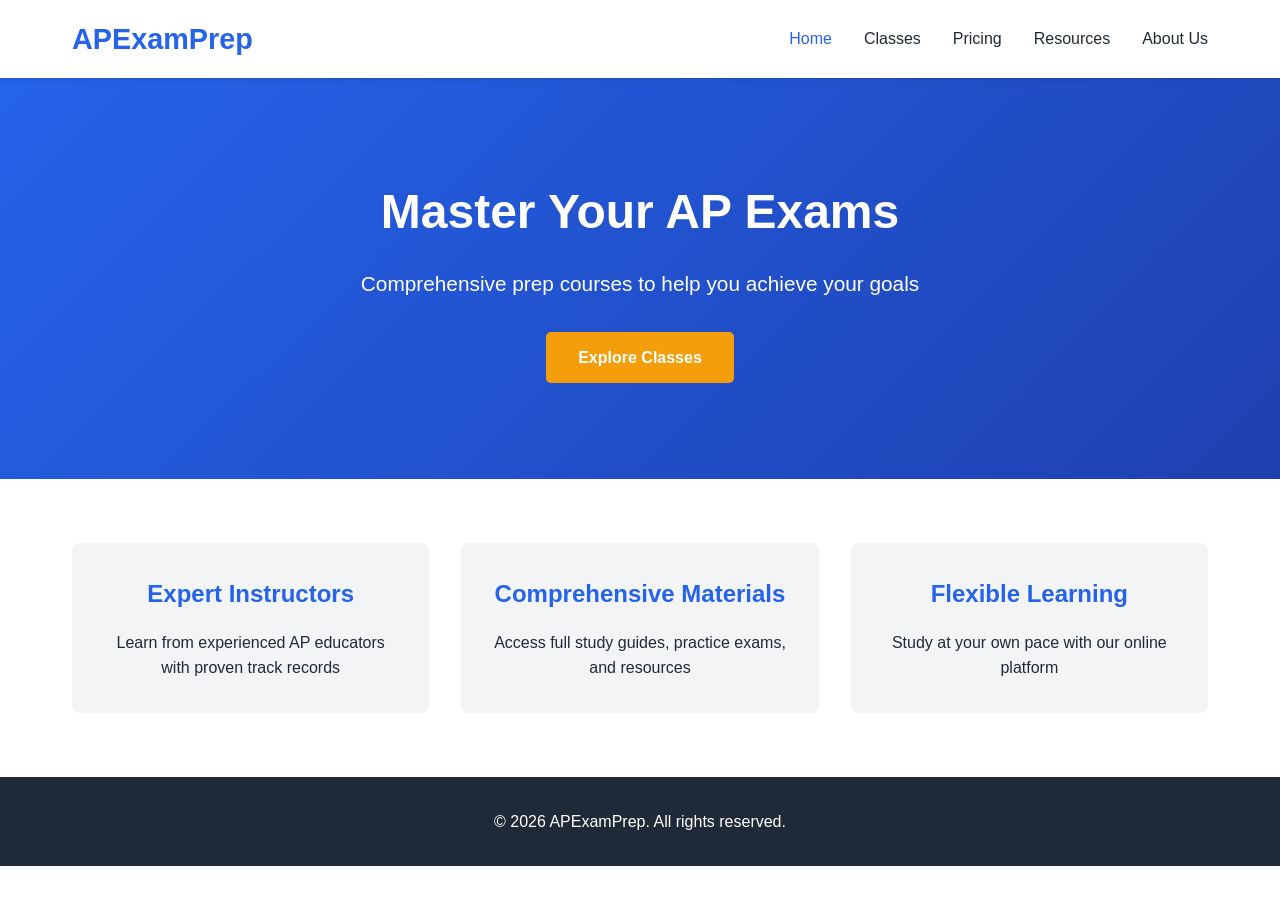
<file: index.html>
<!DOCTYPE html>
<html lang="en">
<head>
    <meta charset="UTF-8">
    <meta name="viewport" content="width=device-width, initial-scale=1.0">
    <title>AP Exam Prep - Master Your AP Classes</title>
    <link rel="stylesheet" href="styles.css">
</head>
<body>
    <nav class="navbar">
        <div class="nav-container">
            <div class="logo">APExamPrep</div>
            <ul class="nav-menu">
                <li><a href="index.html" class="active">Home</a></li>
                <li><a href="classes.html">Classes</a></li>
                <li><a href="pricing.html">Pricing</a></li>
                <li><a href="resources.html">Resources</a></li>
                <li><a href="about.html">About Us</a></li>
            </ul>
        </div>
    </nav>

    <header class="hero">
        <div class="hero-content">
            <h1>Master Your AP Exams</h1>
            <p>Comprehensive prep courses to help you achieve your goals</p>
            <a href="classes.html" class="cta-button">Explore Classes</a>
        </div>
    </header>

    <section class="features">
        <div class="feature-box">
            <h3>Expert Instructors</h3>
            <p>Learn from experienced AP educators with proven track records</p>
        </div>
        <div class="feature-box">
            <h3>Comprehensive Materials</h3>
            <p>Access full study guides, practice exams, and resources</p>
        </div>
        <div class="feature-box">
            <h3>Flexible Learning</h3>
            <p>Study at your own pace with our online platform</p>
        </div>
    </section>

    <footer>
        <p>&copy; 2026 APExamPrep. All rights reserved.</p>
    </footer>
    <script src="script.js"></script>
</body>
</html>
</file>
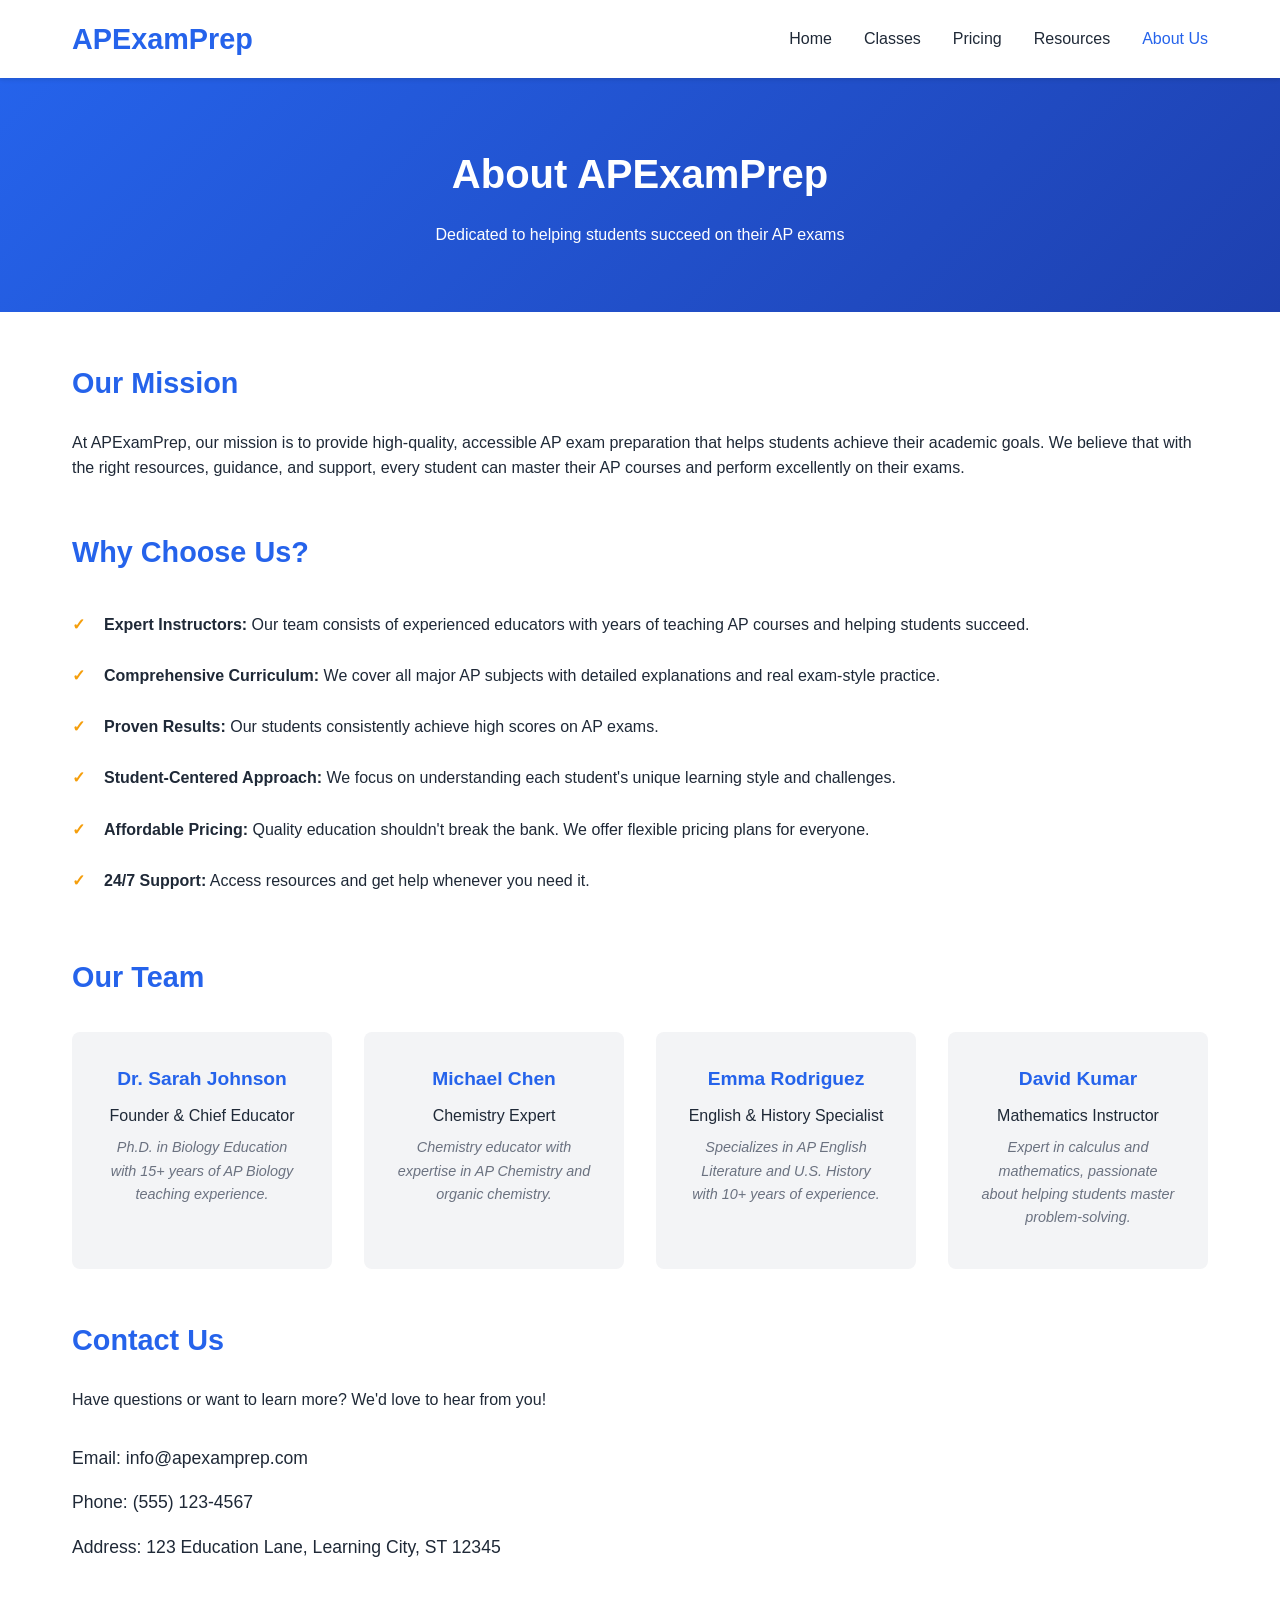
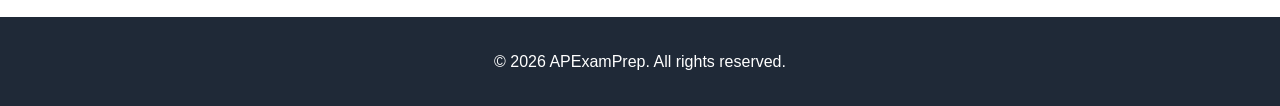
<file: about.html>
<!DOCTYPE html>
<html lang="en">
<head>
    <meta charset="UTF-8">
    <meta name="viewport" content="width=device-width, initial-scale=1.0">
    <title>About Us - APExamPrep</title>
    <link rel="stylesheet" href="styles.css">
</head>
<body>
    <nav class="navbar">
        <div class="nav-container">
            <div class="logo">APExamPrep</div>
            <ul class="nav-menu">
                <li><a href="index.html">Home</a></li>
                <li><a href="classes.html">Classes</a></li>
                <li><a href="pricing.html">Pricing</a></li>
                <li><a href="resources.html">Resources</a></li>
                <li><a href="about.html" class="active">About Us</a></li>
            </ul>
        </div>
    </nav>

    <header class="page-header">
        <h1>About APExamPrep</h1>
        <p>Dedicated to helping students succeed on their AP exams</p>
    </header>

    <section class="about-content">
        <div class="about-section">
            <h2>Our Mission</h2>
            <p>At APExamPrep, our mission is to provide high-quality, accessible AP exam preparation that helps students achieve their academic goals. We believe that with the right resources, guidance, and support, every student can master their AP courses and perform excellently on their exams.</p>
        </div>

        <div class="about-section">
            <h2>Why Choose Us?</h2>
            <ul class="about-list">
                <li><strong>Expert Instructors:</strong> Our team consists of experienced educators with years of teaching AP courses and helping students succeed.</li>
                <li><strong>Comprehensive Curriculum:</strong> We cover all major AP subjects with detailed explanations and real exam-style practice.</li>
                <li><strong>Proven Results:</strong> Our students consistently achieve high scores on AP exams.</li>
                <li><strong>Student-Centered Approach:</strong> We focus on understanding each student's unique learning style and challenges.</li>
                <li><strong>Affordable Pricing:</strong> Quality education shouldn't break the bank. We offer flexible pricing plans for everyone.</li>
                <li><strong>24/7 Support:</strong> Access resources and get help whenever you need it.</li>
            </ul>
        </div>

        <div class="about-section">
            <h2>Our Team</h2>
            <div class="team-grid">
                <div class="team-member">
                    <h4>Dr. Sarah Johnson</h4>
                    <p>Founder & Chief Educator</p>
                    <p class="bio">Ph.D. in Biology Education with 15+ years of AP Biology teaching experience.</p>
                </div>
                <div class="team-member">
                    <h4>Michael Chen</h4>
                    <p>Chemistry Expert</p>
                    <p class="bio">Chemistry educator with expertise in AP Chemistry and organic chemistry.</p>
                </div>
                <div class="team-member">
                    <h4>Emma Rodriguez</h4>
                    <p>English & History Specialist</p>
                    <p class="bio">Specializes in AP English Literature and U.S. History with 10+ years of experience.</p>
                </div>
                <div class="team-member">
                    <h4>David Kumar</h4>
                    <p>Mathematics Instructor</p>
                    <p class="bio">Expert in calculus and mathematics, passionate about helping students master problem-solving.</p>
                </div>
            </div>
        </div>

        <div class="about-section">
            <h2>Contact Us</h2>
            <p>Have questions or want to learn more? We'd love to hear from you!</p>
            <ul class="contact-info">
                <li>Email: info@apexamprep.com</li>
                <li>Phone: (555) 123-4567</li>
                <li>Address: 123 Education Lane, Learning City, ST 12345</li>
            </ul>
        </div>
    </section>

    <footer>
        <p>&copy; 2026 APExamPrep. All rights reserved.</p>
    </footer>
    <script src="script.js"></script>
</body>
</html>
</file>
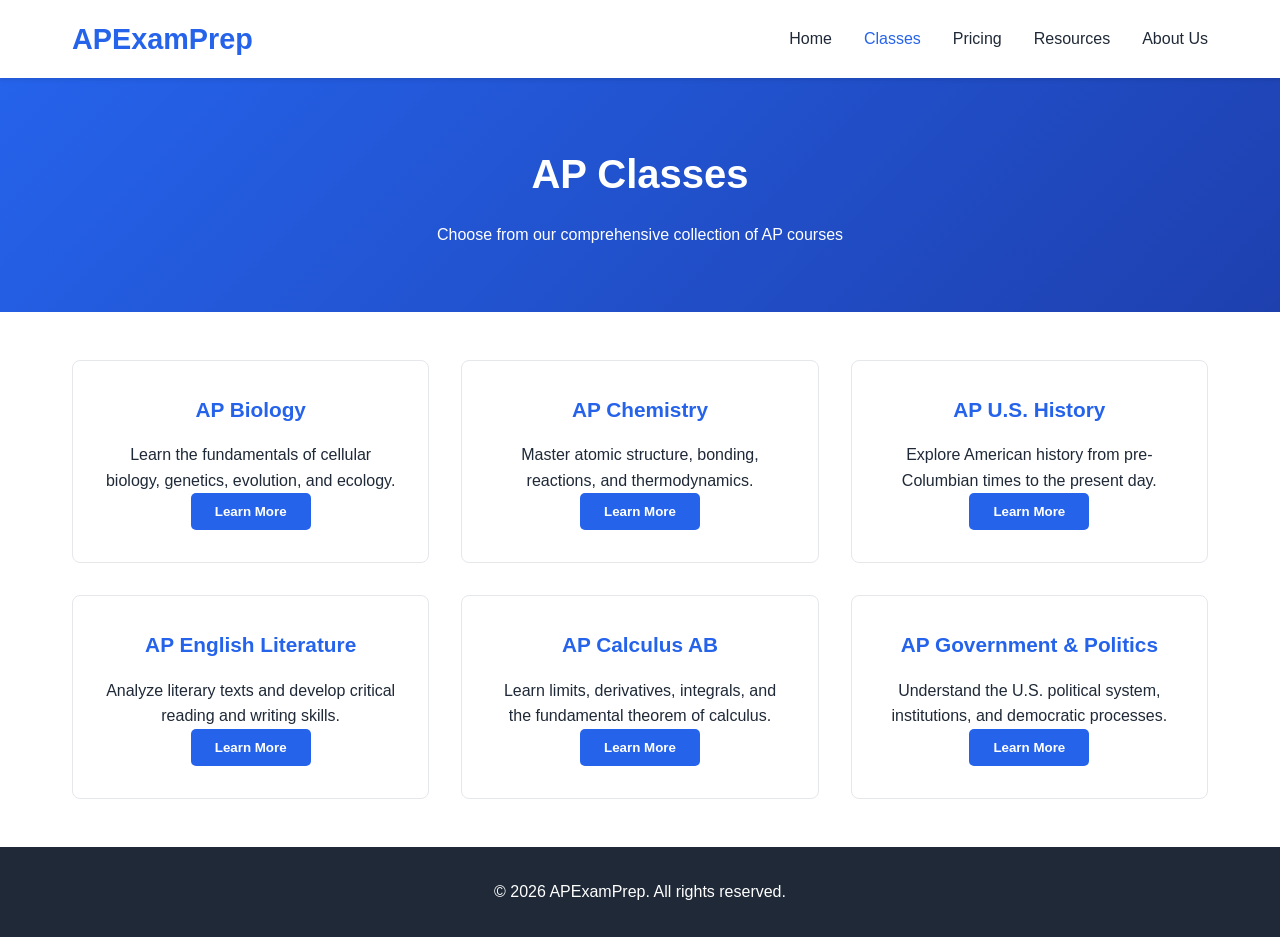
<file: classes.html>
<!DOCTYPE html>
<html lang="en">
<head>
    <meta charset="UTF-8">
    <meta name="viewport" content="width=device-width, initial-scale=1.0">
    <title>AP Classes - APExamPrep</title>
    <link rel="stylesheet" href="styles.css">
</head>
<body>
    <nav class="navbar">
        <div class="nav-container">
            <div class="logo">APExamPrep</div>
            <ul class="nav-menu">
                <li><a href="index.html">Home</a></li>
                <li><a href="classes.html" class="active">Classes</a></li>
                <li><a href="pricing.html">Pricing</a></li>
                <li><a href="resources.html">Resources</a></li>
                <li><a href="about.html">About Us</a></li>
            </ul>
        </div>
    </nav>

    <header class="page-header">
        <h1>AP Classes</h1>
        <p>Choose from our comprehensive collection of AP courses</p>
    </header>

    <section class="classes-container">
        <div class="class-card">
            <h3>AP Biology</h3>
            <p>Learn the fundamentals of cellular biology, genetics, evolution, and ecology.</p>
            <button class="enroll-btn">Learn More</button>
        </div>
        <div class="class-card">
            <h3>AP Chemistry</h3>
            <p>Master atomic structure, bonding, reactions, and thermodynamics.</p>
            <button class="enroll-btn">Learn More</button>
        </div>
        <div class="class-card">
            <h3>AP U.S. History</h3>
            <p>Explore American history from pre-Columbian times to the present day.</p>
            <button class="enroll-btn">Learn More</button>
        </div>
        <div class="class-card">
            <h3>AP English Literature</h3>
            <p>Analyze literary texts and develop critical reading and writing skills.</p>
            <button class="enroll-btn">Learn More</button>
        </div>
        <div class="class-card">
            <h3>AP Calculus AB</h3>
            <p>Learn limits, derivatives, integrals, and the fundamental theorem of calculus.</p>
            <button class="enroll-btn">Learn More</button>
        </div>
        <div class="class-card">
            <h3>AP Government & Politics</h3>
            <p>Understand the U.S. political system, institutions, and democratic processes.</p>
            <button class="enroll-btn">Learn More</button>
        </div>
    </section>

    <footer>
        <p>&copy; 2026 APExamPrep. All rights reserved.</p>
    </footer>
    <script src="script.js"></script>
</body>
</html>
</file>
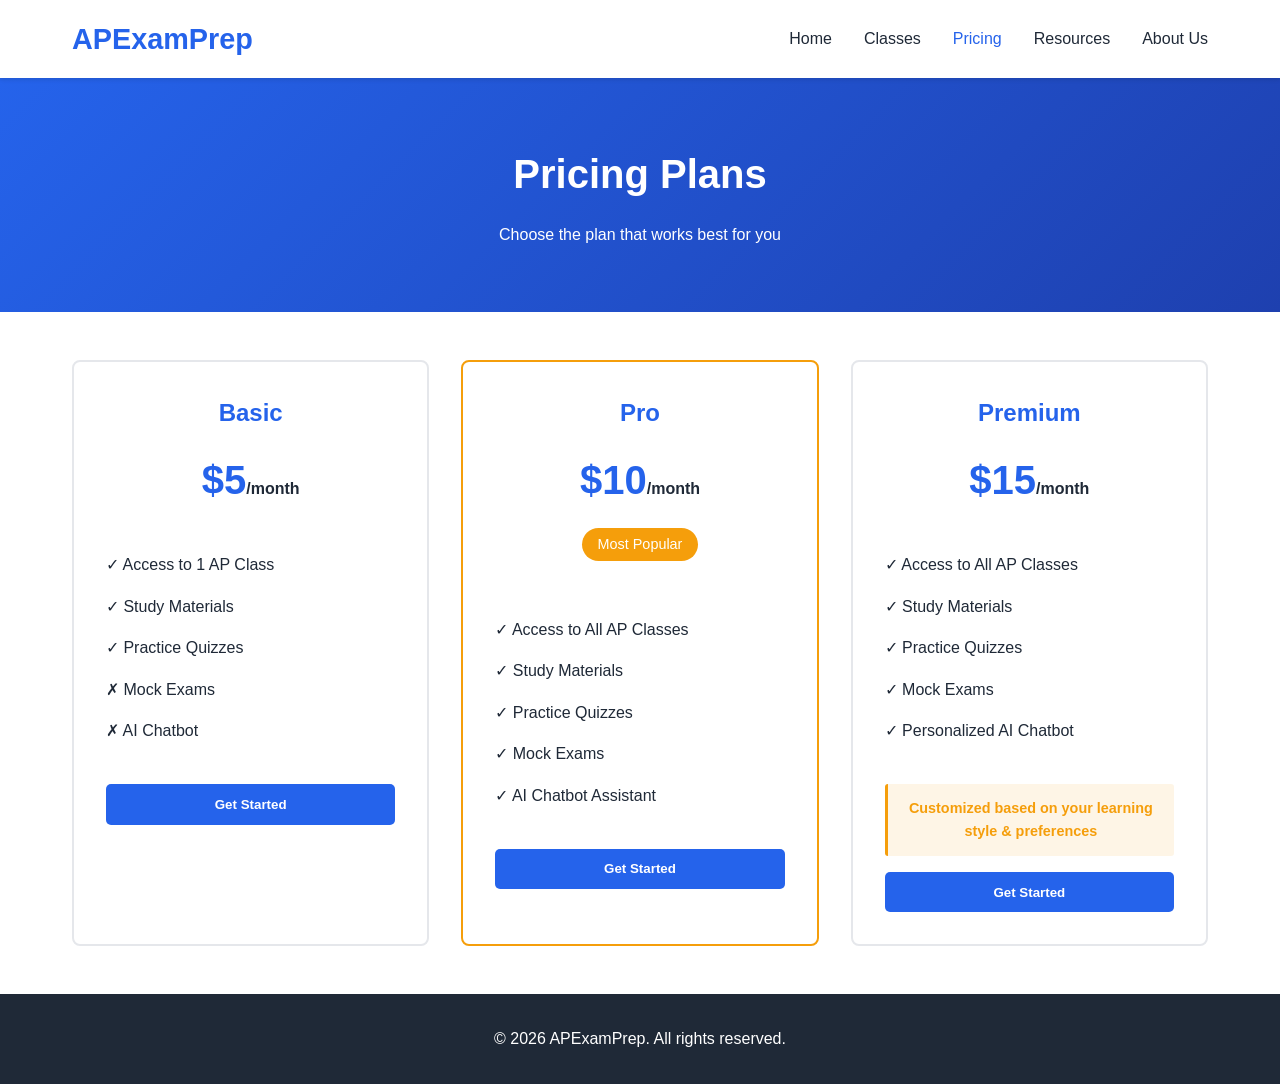
<file: pricing.html>
<!DOCTYPE html>
<html lang="en">
<head>
    <meta charset="UTF-8">
    <meta name="viewport" content="width=device-width, initial-scale=1.0">
    <title>Pricing - APExamPrep</title>
    <link rel="stylesheet" href="styles.css">
</head>
<body>
    <nav class="navbar">
        <div class="nav-container">
            <div class="logo">APExamPrep</div>
            <ul class="nav-menu">
                <li><a href="index.html">Home</a></li>
                <li><a href="classes.html">Classes</a></li>
                <li><a href="pricing.html" class="active">Pricing</a></li>
                <li><a href="resources.html">Resources</a></li>
                <li><a href="about.html">About Us</a></li>
            </ul>
        </div>
    </nav>

    <header class="page-header">
        <h1>Pricing Plans</h1>
        <p>Choose the plan that works best for you</p>
    </header>

    <section class="pricing-container">
        <div class="pricing-card">
            <h3>Basic</h3>
            <p class="price">$5<span>/month</span></p>
            <ul class="features-list">
                <li>✓ Access to 1 AP Class</li>
                <li>✓ Study Materials</li>
                <li>✓ Practice Quizzes</li>
                <li>✗ Mock Exams</li>
                <li>✗ AI Chatbot</li>
            </ul>
            <button class="price-btn">Get Started</button>
        </div>

        <div class="pricing-card featured">
            <h3>Pro</h3>
            <p class="price">$10<span>/month</span></p>
            <p class="popular">Most Popular</p>
            <ul class="features-list">
                <li>✓ Access to All AP Classes</li>
                <li>✓ Study Materials</li>
                <li>✓ Practice Quizzes</li>
                <li>✓ Mock Exams</li>
                <li>✓ AI Chatbot Assistant</li>
            </ul>
            <button class="price-btn">Get Started</button>
        </div>

        <div class="pricing-card">
            <h3>Premium</h3>
            <p class="price">$15<span>/month</span></p>
            <ul class="features-list">
                <li>✓ Access to All AP Classes</li>
                <li>✓ Study Materials</li>
                <li>✓ Practice Quizzes</li>
                <li>✓ Mock Exams</li>
                <li>✓ Personalized AI Chatbot</li>
            </ul>
            <p class="feature-highlight">Customized based on your learning style & preferences</p>
            <button class="price-btn">Get Started</button>
        </div>
    </section>

    <footer>
        <p>&copy; 2026 APExamPrep. All rights reserved.</p>
    </footer>
    <script src="script.js"></script>
</body>
</html>
</file>
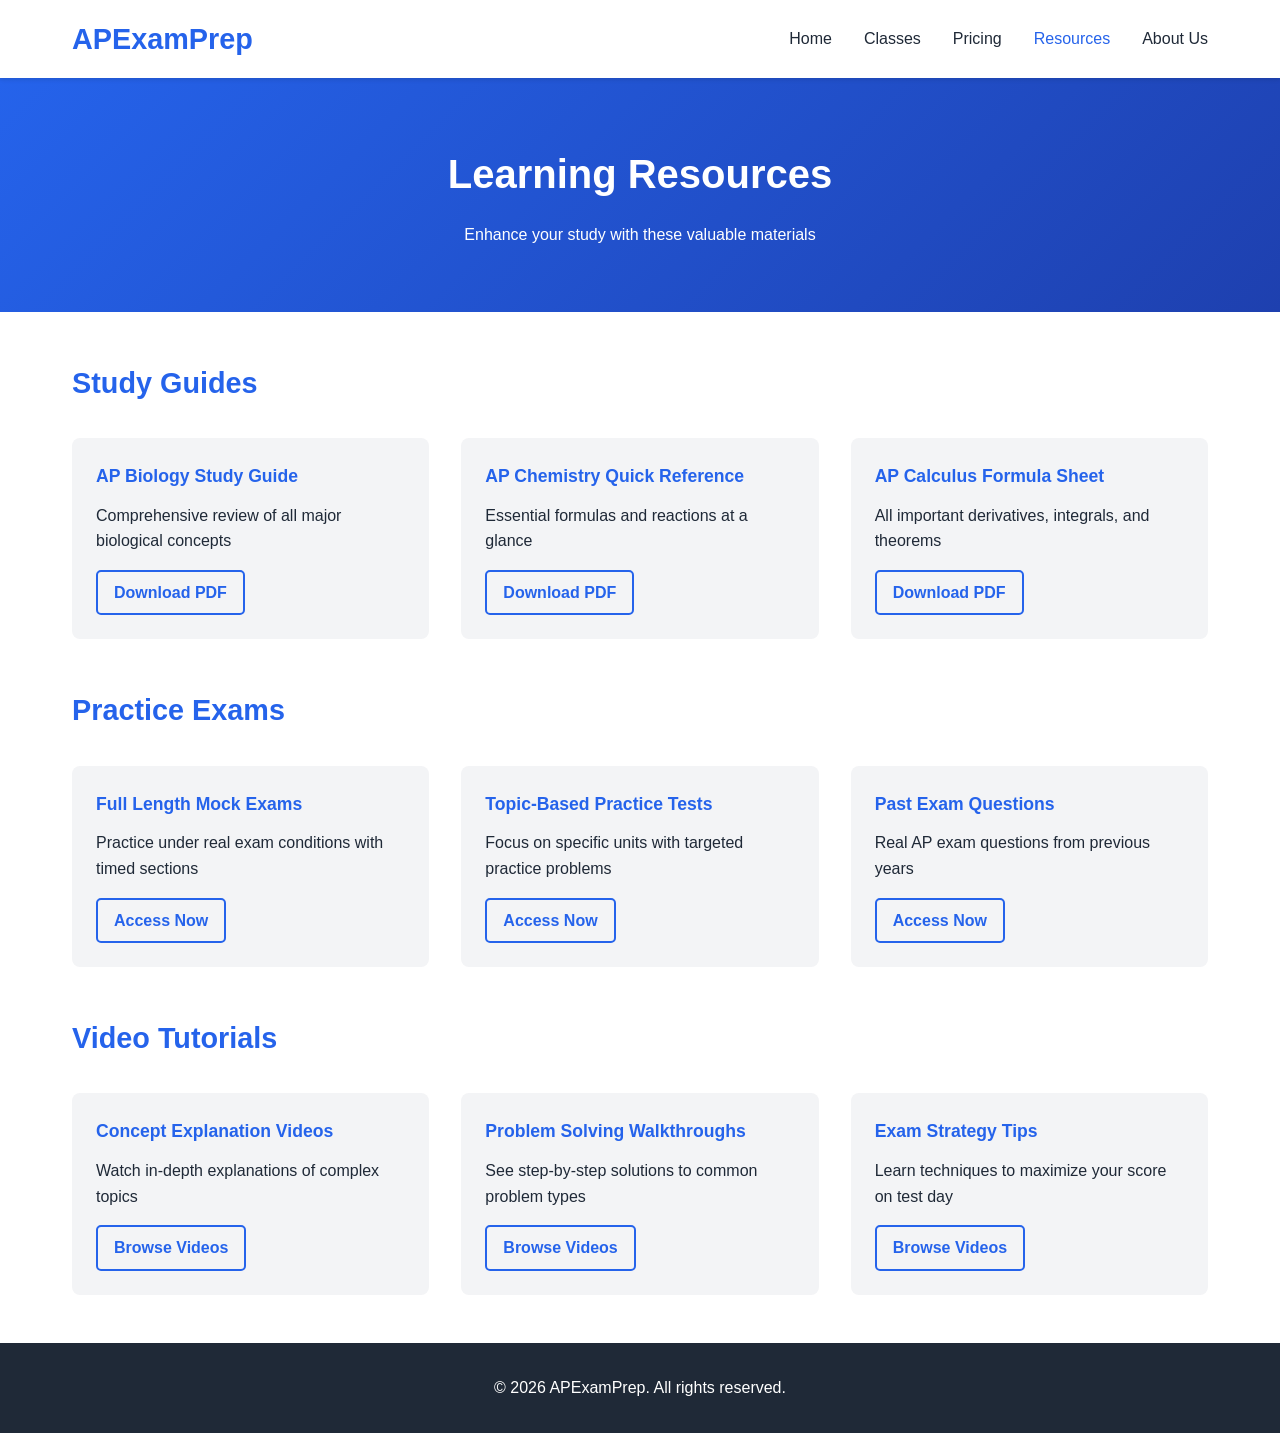
<file: resources.html>
<!DOCTYPE html>
<html lang="en">
<head>
    <meta charset="UTF-8">
    <meta name="viewport" content="width=device-width, initial-scale=1.0">
    <title>Resources - APExamPrep</title>
    <link rel="stylesheet" href="styles.css">
</head>
<body>
    <nav class="navbar">
        <div class="nav-container">
            <div class="logo">APExamPrep</div>
            <ul class="nav-menu">
                <li><a href="index.html">Home</a></li>
                <li><a href="classes.html">Classes</a></li>
                <li><a href="pricing.html">Pricing</a></li>
                <li><a href="resources.html" class="active">Resources</a></li>
                <li><a href="about.html">About Us</a></li>
            </ul>
        </div>
    </nav>

    <header class="page-header">
        <h1>Learning Resources</h1>
        <p>Enhance your study with these valuable materials</p>
    </header>

    <section class="resources-container">
        <div class="resource-section">
            <h2>Study Guides</h2>
            <div class="resource-grid">
                <div class="resource-card">
                    <h4>AP Biology Study Guide</h4>
                    <p>Comprehensive review of all major biological concepts</p>
                    <a href="#" class="resource-link">Download PDF</a>
                </div>
                <div class="resource-card">
                    <h4>AP Chemistry Quick Reference</h4>
                    <p>Essential formulas and reactions at a glance</p>
                    <a href="#" class="resource-link">Download PDF</a>
                </div>
                <div class="resource-card">
                    <h4>AP Calculus Formula Sheet</h4>
                    <p>All important derivatives, integrals, and theorems</p>
                    <a href="#" class="resource-link">Download PDF</a>
                </div>
            </div>
        </div>

        <div class="resource-section">
            <h2>Practice Exams</h2>
            <div class="resource-grid">
                <div class="resource-card">
                    <h4>Full Length Mock Exams</h4>
                    <p>Practice under real exam conditions with timed sections</p>
                    <a href="#" class="resource-link">Access Now</a>
                </div>
                <div class="resource-card">
                    <h4>Topic-Based Practice Tests</h4>
                    <p>Focus on specific units with targeted practice problems</p>
                    <a href="#" class="resource-link">Access Now</a>
                </div>
                <div class="resource-card">
                    <h4>Past Exam Questions</h4>
                    <p>Real AP exam questions from previous years</p>
                    <a href="#" class="resource-link">Access Now</a>
                </div>
            </div>
        </div>

        <div class="resource-section">
            <h2>Video Tutorials</h2>
            <div class="resource-grid">
                <div class="resource-card">
                    <h4>Concept Explanation Videos</h4>
                    <p>Watch in-depth explanations of complex topics</p>
                    <a href="#" class="resource-link">Browse Videos</a>
                </div>
                <div class="resource-card">
                    <h4>Problem Solving Walkthroughs</h4>
                    <p>See step-by-step solutions to common problem types</p>
                    <a href="#" class="resource-link">Browse Videos</a>
                </div>
                <div class="resource-card">
                    <h4>Exam Strategy Tips</h4>
                    <p>Learn techniques to maximize your score on test day</p>
                    <a href="#" class="resource-link">Browse Videos</a>
                </div>
            </div>
        </div>
    </section>

    <footer>
        <p>&copy; 2026 APExamPrep. All rights reserved.</p>
    </footer>
    <script src="script.js"></script>
</body>
</html>
</file>
<file: styles.css>
/* General Styles */
* {
    margin: 0;
    padding: 0;
    box-sizing: border-box;
}

:root {
    --primary-color: #2563eb;
    --secondary-color: #1e40af;
    --accent-color: #f59e0b;
    --text-color: #1f2937;
    --light-bg: #f3f4f6;
    --white: #ffffff;
}

body {
    font-family: 'Segoe UI', Tahoma, Geneva, Verdana, sans-serif;
    line-height: 1.6;
    color: var(--text-color);
}

/* Navbar */
.navbar {
    background-color: var(--white);
    box-shadow: 0 2px 4px rgba(0, 0, 0, 0.1);
    position: sticky;
    top: 0;
    z-index: 100;
}

.nav-container {
    max-width: 1200px;
    margin: 0 auto;
    display: flex;
    justify-content: space-between;
    align-items: center;
    padding: 1rem 2rem;
}

.logo {
    font-size: 1.8rem;
    font-weight: bold;
    color: var(--primary-color);
}

.nav-menu {
    display: flex;
    list-style: none;
    gap: 2rem;
}

.nav-menu a {
    text-decoration: none;
    color: var(--text-color);
    font-weight: 500;
    transition: color 0.3s ease;
}

.nav-menu a:hover,
.nav-menu a.active {
    color: var(--primary-color);
}

/* Hero Section */
.hero {
    background: linear-gradient(135deg, var(--primary-color), var(--secondary-color));
    color: var(--white);
    padding: 6rem 2rem;
    text-align: center;
}

.hero-content h1 {
    font-size: 3rem;
    margin-bottom: 1rem;
}

.hero-content p {
    font-size: 1.3rem;
    margin-bottom: 2rem;
}

.cta-button {
    display: inline-block;
    background-color: var(--accent-color);
    color: var(--white);
    padding: 0.8rem 2rem;
    border-radius: 5px;
    text-decoration: none;
    font-weight: bold;
    transition: background-color 0.3s ease;
}

.cta-button:hover {
    background-color: #d97706;
}

/* Page Header */
.page-header {
    background: linear-gradient(135deg, var(--primary-color), var(--secondary-color));
    color: var(--white);
    padding: 4rem 2rem;
    text-align: center;
}

.page-header h1 {
    font-size: 2.5rem;
    margin-bottom: 1rem;
}

/* Features Section */
.features {
    max-width: 1200px;
    margin: 4rem auto;
    padding: 0 2rem;
    display: grid;
    grid-template-columns: repeat(auto-fit, minmax(300px, 1fr));
    gap: 2rem;
}

.feature-box {
    background-color: var(--light-bg);
    padding: 2rem;
    border-radius: 8px;
    text-align: center;
    transition: transform 0.3s ease;
}

.feature-box:hover {
    transform: translateY(-5px);
}

.feature-box h3 {
    color: var(--primary-color);
    margin-bottom: 1rem;
    font-size: 1.5rem;
}

/* Classes Container */
.classes-container {
    max-width: 1200px;
    margin: 3rem auto;
    padding: 0 2rem;
    display: grid;
    grid-template-columns: repeat(auto-fit, minmax(280px, 1fr));
    gap: 2rem;
}

.class-card {
    background-color: var(--white);
    border: 1px solid #e5e7eb;
    border-radius: 8px;
    padding: 2rem;
    text-align: center;
    transition: box-shadow 0.3s ease;
}

.class-card:hover {
    box-shadow: 0 4px 12px rgba(0, 0, 0, 0.1);
}

.class-card h3 {
    color: var(--primary-color);
    margin-bottom: 1rem;
    font-size: 1.3rem;
}

.enroll-btn {
    background-color: var(--primary-color);
    color: var(--white);
    border: none;
    padding: 0.7rem 1.5rem;
    border-radius: 5px;
    cursor: pointer;
    font-weight: bold;
    transition: background-color 0.3s ease;
}

.enroll-btn:hover {
    background-color: var(--secondary-color);
}

/* Pricing Container */
.pricing-container {
    max-width: 1200px;
    margin: 3rem auto;
    padding: 0 2rem;
    display: grid;
    grid-template-columns: repeat(auto-fit, minmax(300px, 1fr));
    gap: 2rem;
}

.pricing-card {
    background-color: var(--white);
    border: 2px solid #e5e7eb;
    border-radius: 8px;
    padding: 2rem;
    text-align: center;
    transition: transform 0.3s ease, box-shadow 0.3s ease;
    position: relative;
}

.pricing-card:hover {
    transform: translateY(-5px);
    box-shadow: 0 8px 16px rgba(0, 0, 0, 0.1);
}

.pricing-card.featured {
    border-color: var(--accent-color);
    transform: scale(1.05);
}

.pricing-card h3 {
    color: var(--primary-color);
    font-size: 1.5rem;
    margin-bottom: 1rem;
}

.price {
    font-size: 2.5rem;
    font-weight: bold;
    color: var(--primary-color);
    margin: 1rem 0;
}

.price span {
    font-size: 1rem;
    color: var(--text-color);
}

.popular {
    background-color: var(--accent-color);
    color: var(--white);
    display: inline-block;
    padding: 0.3rem 1rem;
    border-radius: 20px;
    font-size: 0.9rem;
    margin-bottom: 1rem;
}

.features-list {
    list-style: none;
    margin: 2rem 0;
    text-align: left;
}

.features-list li {
    padding: 0.5rem 0;
    color: var(--text-color);
}

.feature-highlight {
    font-size: 0.9rem;
    color: var(--accent-color);
    font-weight: 600;
    margin: 1rem 0;
    padding: 0.8rem;
    background-color: rgba(245, 158, 11, 0.1);
    border-left: 3px solid var(--accent-color);
    border-radius: 3px;
}

.price-btn {
    background-color: var(--primary-color);
    color: var(--white);
    border: none;
    padding: 0.8rem 2rem;
    border-radius: 5px;
    cursor: pointer;
    font-weight: bold;
    width: 100%;
    transition: background-color 0.3s ease;
}

.price-btn:hover {
    background-color: var(--secondary-color);
}

/* Resources Container */
.resources-container {
    max-width: 1200px;
    margin: 3rem auto;
    padding: 0 2rem;
}

.resource-section {
    margin: 3rem 0;
}

.resource-section h2 {
    color: var(--primary-color);
    margin-bottom: 2rem;
    font-size: 1.8rem;
}

.resource-grid {
    display: grid;
    grid-template-columns: repeat(auto-fit, minmax(280px, 1fr));
    gap: 2rem;
}

.resource-card {
    background-color: var(--light-bg);
    border-radius: 8px;
    padding: 1.5rem;
    transition: transform 0.3s ease;
}

.resource-card:hover {
    transform: translateY(-5px);
}

.resource-card h4 {
    color: var(--primary-color);
    margin-bottom: 0.8rem;
    font-size: 1.1rem;
}

.resource-link {
    display: inline-block;
    margin-top: 1rem;
    color: var(--primary-color);
    text-decoration: none;
    font-weight: bold;
    padding: 0.5rem 1rem;
    border: 2px solid var(--primary-color);
    border-radius: 5px;
    transition: all 0.3s ease;
}

.resource-link:hover {
    background-color: var(--primary-color);
    color: var(--white);
}

/* About Content */
.about-content {
    max-width: 1200px;
    margin: 3rem auto;
    padding: 0 2rem;
}

.about-section {
    margin: 3rem 0;
}

.about-section h2 {
    color: var(--primary-color);
    margin-bottom: 1.5rem;
    font-size: 1.8rem;
}

.about-list {
    list-style: none;
    margin: 1rem 0;
}

.about-list li {
    padding: 0.8rem 0;
    padding-left: 2rem;
    position: relative;
}

.about-list li:before {
    content: "✓";
    color: var(--accent-color);
    font-weight: bold;
    position: absolute;
    left: 0;
}

.team-grid {
    display: grid;
    grid-template-columns: repeat(auto-fit, minmax(250px, 1fr));
    gap: 2rem;
    margin: 2rem 0;
}

.team-member {
    background-color: var(--light-bg);
    padding: 2rem;
    border-radius: 8px;
    text-align: center;
}

.team-member h4 {
    color: var(--primary-color);
    margin-bottom: 0.5rem;
    font-size: 1.2rem;
}

.team-member p {
    margin: 0.5rem 0;
}

.team-member .bio {
    font-size: 0.9rem;
    color: #6b7280;
    font-style: italic;
}

.contact-info {
    list-style: none;
    margin: 1.5rem 0;
}

.contact-info li {
    padding: 0.5rem 0;
    font-size: 1.1rem;
}

/* Footer */
footer {
    background-color: var(--text-color);
    color: var(--white);
    text-align: center;
    padding: 2rem;
    margin-top: 3rem;
}

/* Hamburger Menu */
.hamburger-menu {
    display: none;
    flex-direction: column;
    background: none;
    border: none;
    cursor: pointer;
    font-size: 1.5rem;
    color: var(--text-color);
    transition: transform 0.3s ease;
}

.hamburger-menu:hover {
    transform: scale(1.1);
}

.hamburger-menu.active {
    color: var(--primary-color);
}

.mobile-nav-menu {
    display: none;
    position: absolute;
    top: 100%;
    left: 0;
    right: 0;
    background-color: var(--white);
    flex-direction: column;
    padding: 1rem 2rem;
    gap: 1rem;
    border-bottom: 2px solid var(--light-bg);
    box-shadow: 0 4px 8px rgba(0, 0, 0, 0.1);
}

.mobile-nav-menu.active {
    display: flex;
}

.mobile-nav-menu li {
    list-style: none;
}

.mobile-nav-menu a {
    display: block;
    text-decoration: none;
    color: var(--text-color);
    font-weight: 500;
    padding: 0.5rem 0;
    transition: color 0.3s ease;
}

.mobile-nav-menu a:hover,
.mobile-nav-menu a.active {
    color: var(--primary-color);
}

/* Modal Styles */
.modal-overlay {
    position: fixed;
    top: 0;
    left: 0;
    right: 0;
    bottom: 0;
    background-color: rgba(0, 0, 0, 0.5);
    display: flex;
    justify-content: center;
    align-items: center;
    z-index: 1000;
    animation: fadeIn 0.3s ease;
}

.modal {
    background-color: var(--white);
    border-radius: 8px;
    padding: 2rem;
    max-width: 500px;
    width: 90%;
    position: relative;
    box-shadow: 0 10px 40px rgba(0, 0, 0, 0.2);
    animation: slideUp 0.3s ease;
}

.modal h2 {
    color: var(--primary-color);
    margin-bottom: 1rem;
    font-size: 1.5rem;
}

.modal-close {
    position: absolute;
    top: 1rem;
    right: 1rem;
    font-size: 2rem;
    cursor: pointer;
    color: var(--text-color);
    transition: color 0.3s ease;
}

.modal-close:hover {
    color: var(--primary-color);
}

.modal-content {
    margin: 1rem 0;
}

.modal-input {
    width: 100%;
    padding: 0.8rem;
    margin: 0.8rem 0;
    border: 2px solid var(--light-bg);
    border-radius: 5px;
    font-size: 1rem;
    transition: border-color 0.3s ease;
}

.modal-input:focus {
    outline: none;
    border-color: var(--primary-color);
    box-shadow: 0 0 0 3px rgba(37, 99, 235, 0.1);
}

.modal-btn {
    width: 100%;
    padding: 0.8rem;
    margin-top: 1rem;
    background-color: var(--primary-color);
    color: var(--white);
    border: none;
    border-radius: 5px;
    font-weight: bold;
    cursor: pointer;
    transition: background-color 0.3s ease;
}

.modal-btn:hover {
    background-color: var(--secondary-color);
}

/* Notification Styles */
.notification {
    position: fixed;
    bottom: 2rem;
    right: 2rem;
    padding: 1rem 2rem;
    border-radius: 5px;
    font-weight: bold;
    box-shadow: 0 4px 12px rgba(0, 0, 0, 0.15);
    z-index: 2000;
    opacity: 0;
    transform: translateY(20px);
    transition: all 0.3s ease;
    max-width: 400px;
}

.notification.show {
    opacity: 1;
    transform: translateY(0);
}

.notification-success {
    background-color: #10b981;
    color: var(--white);
}

.notification-error {
    background-color: #ef4444;
    color: var(--white);
}

.notification-info {
    background-color: var(--primary-color);
    color: var(--white);
}

/* Scroll Animation */
.scroll-animate {
    opacity: 0;
    transform: translateY(20px);
    transition: all 0.6s ease;
}

.scroll-animate.fade-in {
    opacity: 1;
    transform: translateY(0);
}

/* Animations */
@keyframes fadeIn {
    from {
        opacity: 0;
    }
    to {
        opacity: 1;
    }
}

@keyframes fadeOut {
    from {
        opacity: 1;
    }
    to {
        opacity: 0;
    }
}

@keyframes slideUp {
    from {
        transform: translateY(30px);
        opacity: 0;
    }
    to {
        transform: translateY(0);
        opacity: 1;
    }
}

/* Enhanced button interactions */
.enroll-btn,
.price-btn {
    position: relative;
    overflow: hidden;
}

.enroll-btn::before,
.price-btn::before {
    content: '';
    position: absolute;
    top: 50%;
    left: 50%;
    width: 0;
    height: 0;
    border-radius: 50%;
    background-color: rgba(255, 255, 255, 0.3);
    transform: translate(-50%, -50%);
    transition: width 0.6s ease, height 0.6s ease;
}

.enroll-btn:active::before,
.price-btn:active::before {
    width: 300px;
    height: 300px;
}

/* Responsive Design */
@media (max-width: 768px) {
    .hamburger-menu {
        display: flex;
    }

    .nav-container {
        position: relative;
    }

    .nav-menu {
        display: none;
    }

    .mobile-nav-menu {
        position: fixed;
        top: 60px;
        width: 100%;
        max-height: none;
    }

    .hero-content h1 {
        font-size: 2rem;
    }

    .pricing-card.featured {
        transform: scale(1);
    }

    .page-header h1 {
        font-size: 1.8rem;
    }

    .notification {
        bottom: 1rem;
        right: 1rem;
        left: 1rem;
        max-width: none;
    }
}
</file>
